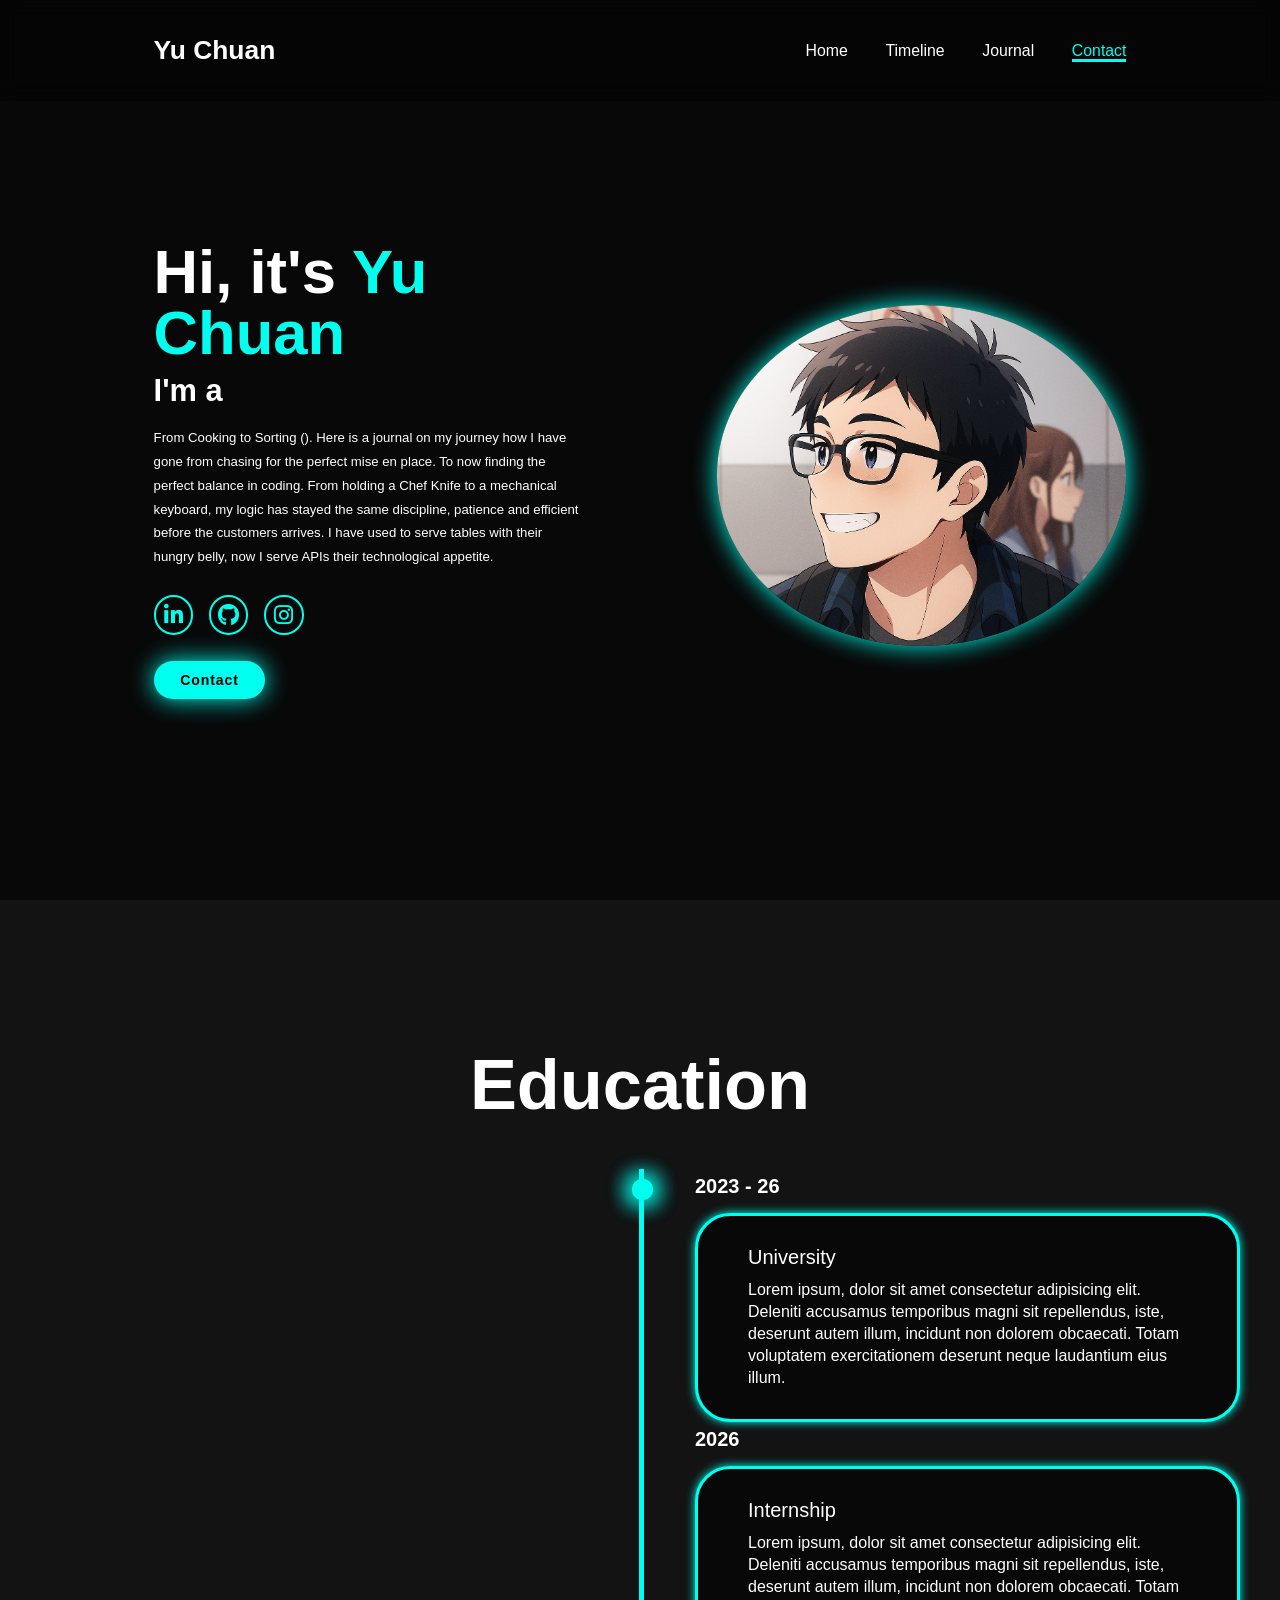
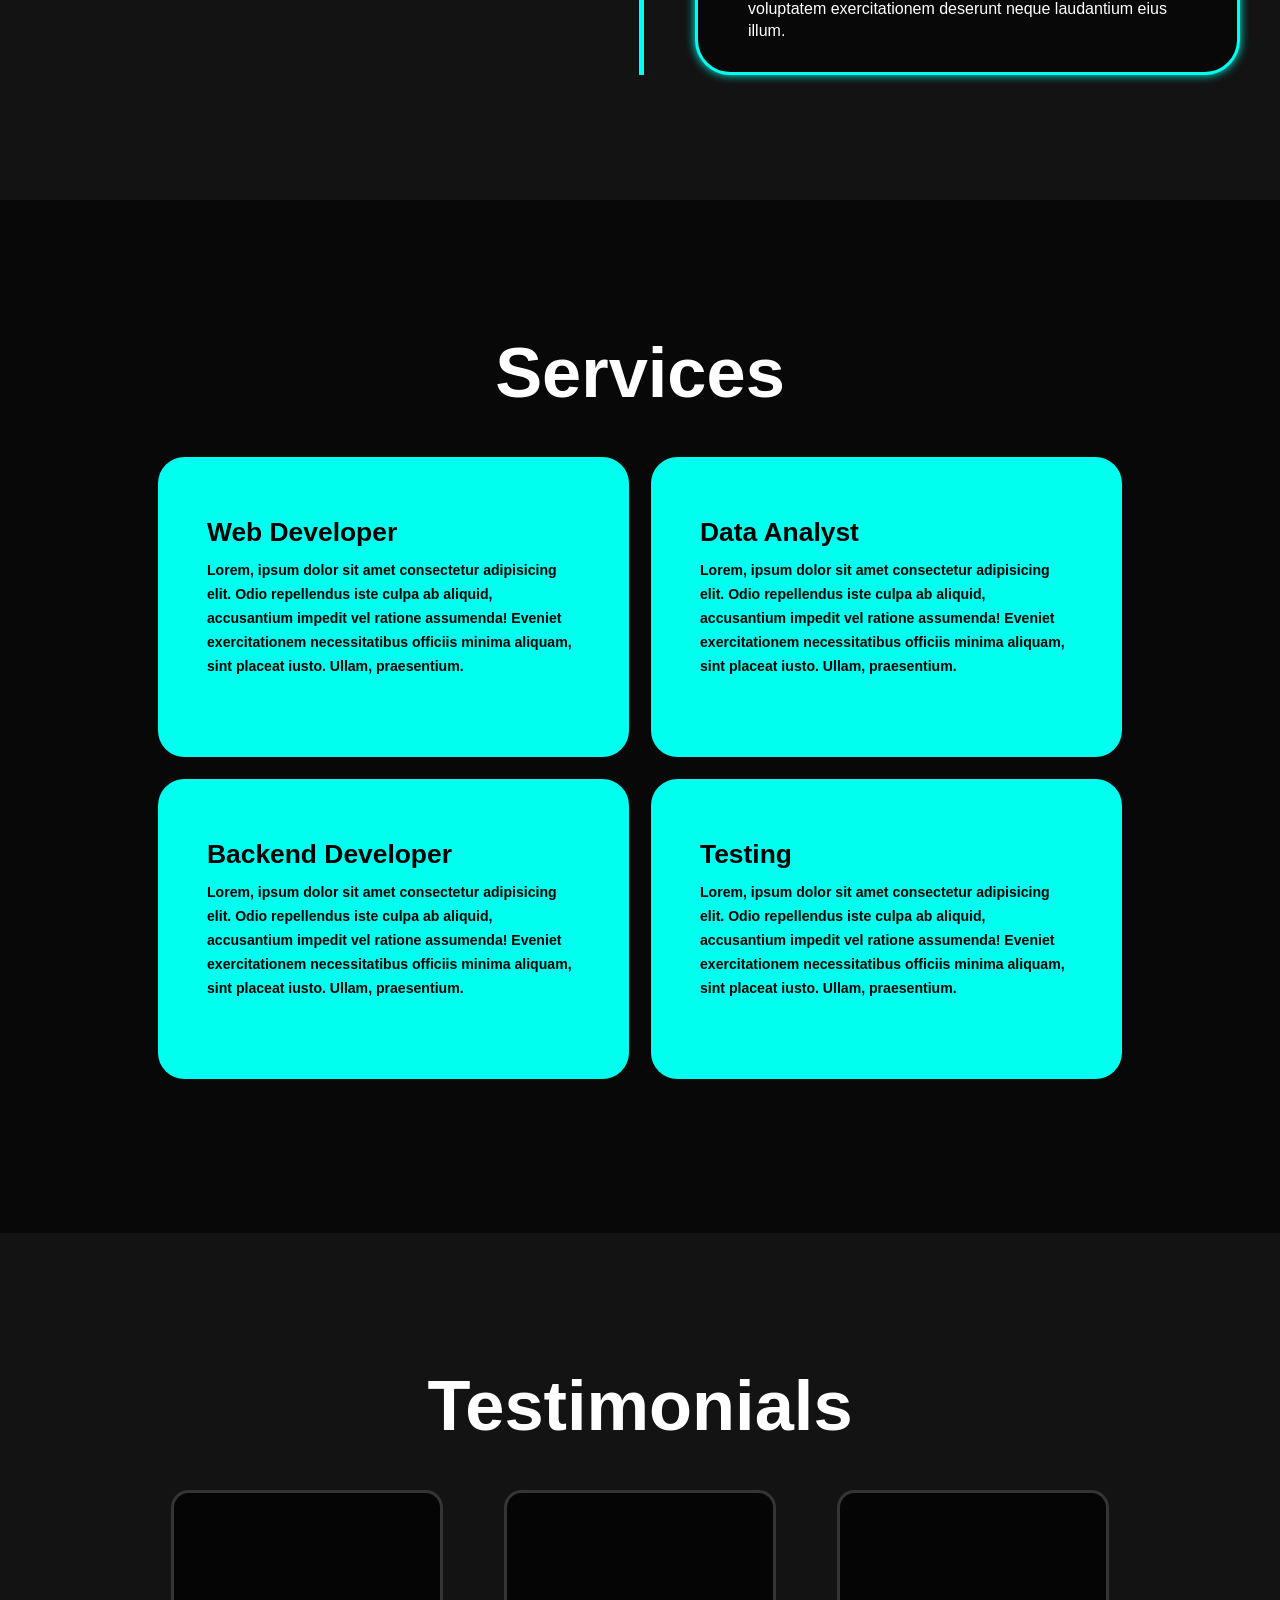
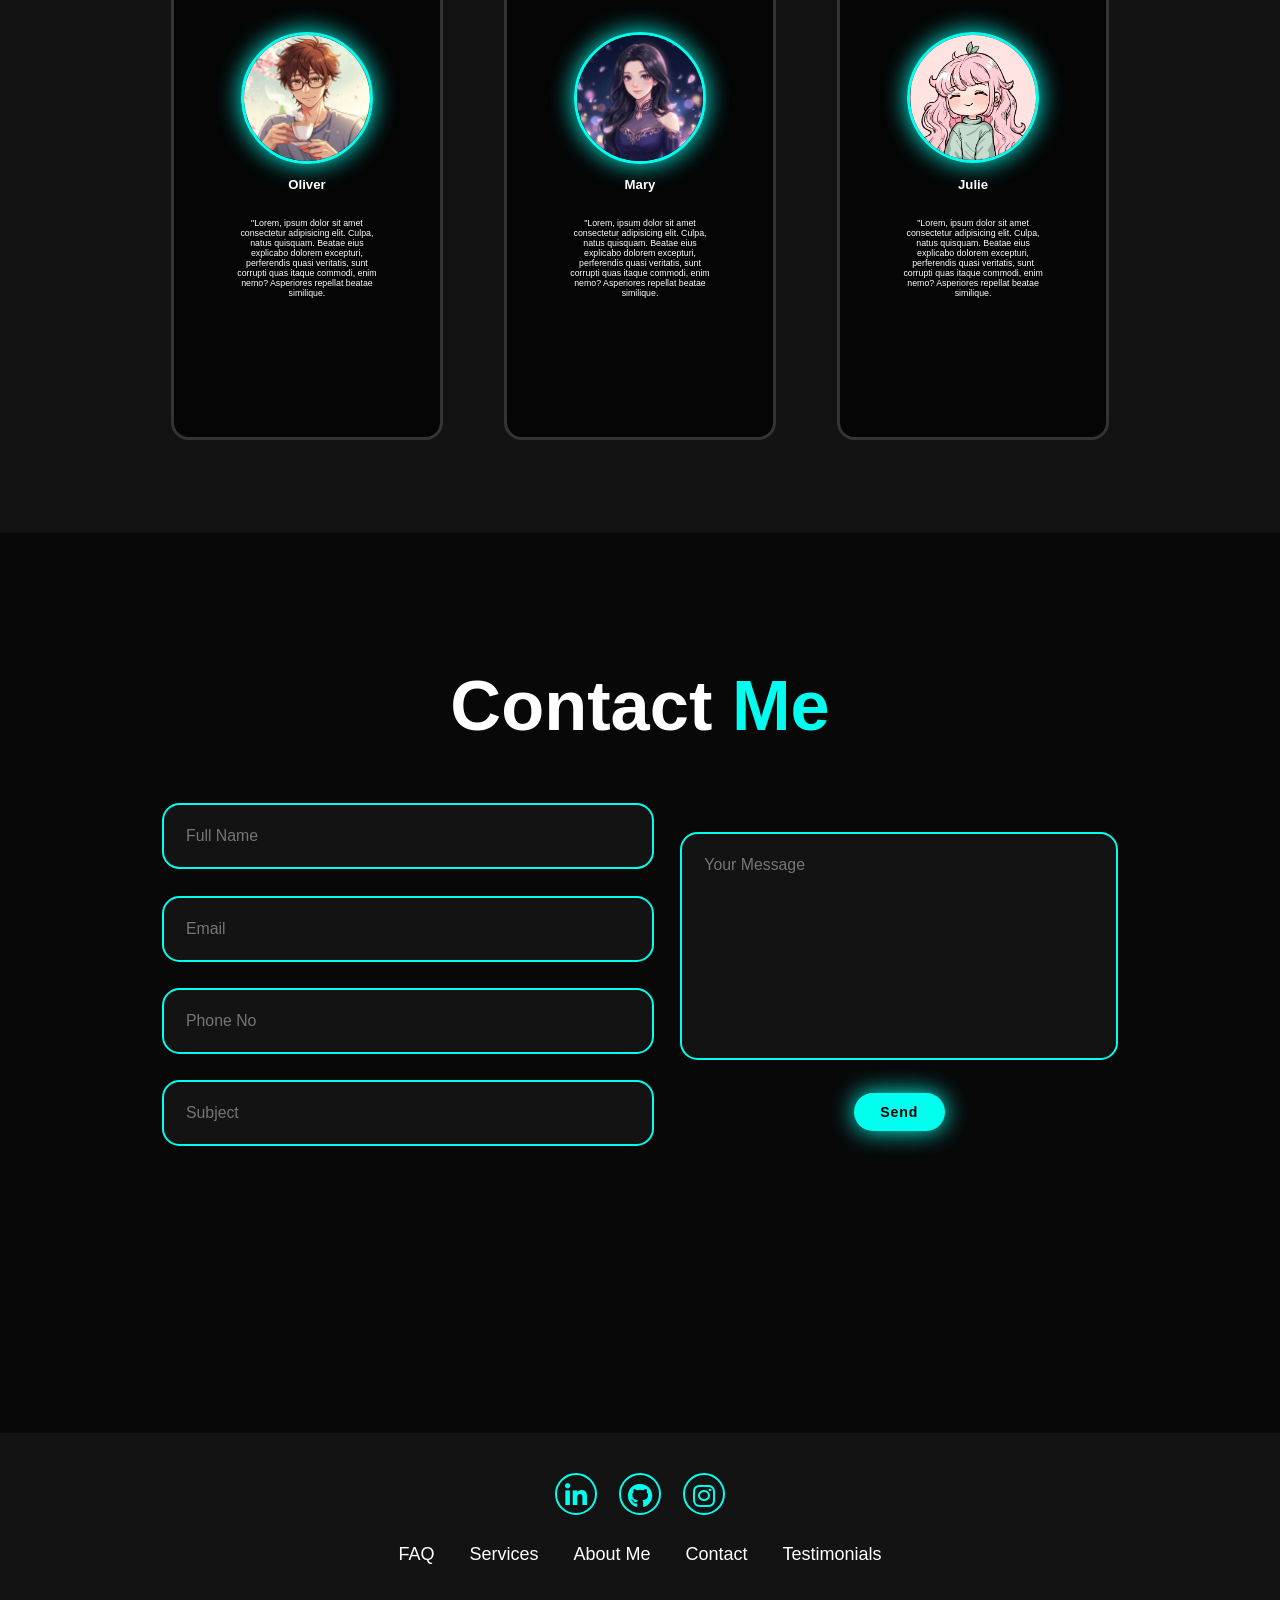
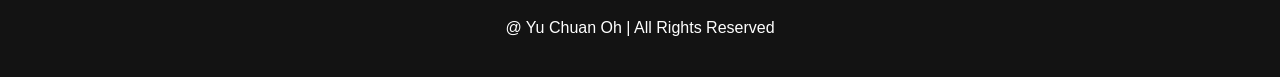
<file: index.html>
<!DOCTYPE html>
<html lang="en">
<head>
    <meta charset="UTF-8">
    <meta name="viewport" content="width=device-width, initial-scale=1.0">
    <title>Responsive Portfolio Website</title>
    <link rel="stylesheet" href="style.css">
    <link rel="stylesheet" href="https://cdnjs.cloudflare.com/ajax/libs/font-awesome/6.5.2/css/all.min.css">
</head>
<body>
    
    <header class="header">
        <a href="#home" class="logo">Yu Chuan<span></span></a>

        <i class="fa-solid fa-bars" id="menu-icon"></i>

        <nav class="navbar">
            <a href="index.html" class="active">Home</a>
            <a href="timeline.html">Timeline</a>
            <a href="journal.html">Journal</a>
            <a href="#contact">Contact</a>
        </nav>
    </header>

    <section class="home" id="home">
        <div class="home-content">
            <h1>Hi, it's <span>Yu Chuan</span></h1>        
            <h3 class="text-animation">I'm a <span></span></h3>
            <p>From Cooking to Sorting ().
                Here is a journal on my journey how I have gone from chasing for the perfect mise en place. To now finding
                the perfect balance in coding. From holding a Chef Knife to a mechanical keyboard, my logic has stayed the same
                discipline, patience and efficient before the customers arrives. I have used to serve tables with their hungry belly,
                now I serve APIs their technological appetite.</p>

            <div class="social-icons">
                <a href="https://www.linkedin.com/in/yu-chuan-oh-169a3419b/"target="_blank" rel="noopener noreferrer"><i class="fa-brands fa-linkedin-in"></i></a>
                <a href="https://github.com/yc82628"target="_blank" rel="noopener noreferrer"><i class="fa-brands fa-github"></i></a>
                <a href="https://www.instagram.com/yuchuan_82628/"target="_blank" rel="noopener noreferrer"><i class="fa-brands fa-instagram"></i></a>
            </div>

            <div class="btn-group">
                <a href="#contact" class="btn">Contact</a>
            </div>
        </div>

        <div class="home-img">
            <img src="Anime_Profile.jpeg" alt="Profile Picture">
        </div>
    </section>

    <section class="education" id="education">
        <h2 class="heading">Education</h2>

        <div class="timeline-items">

            <div class="timeline-item">
                <div class="timeline-dot"></div>
                <div class="timeline-date">2023 - 26</div>
                <div class="timeline-content">
                    <h3>University</h3>
                    <p>Lorem ipsum, dolor sit amet consectetur adipisicing elit. Deleniti accusamus temporibus magni sit repellendus, iste, deserunt autem illum, incidunt non dolorem obcaecati. Totam voluptatem exercitationem deserunt 
                    neque laudantium eius illum.</p>
                </div>
            </div>

            <div class="timeline-item">
                <div class="timeline-dot"></div>
                <div class="timeline-date">2026</div>
                <div class="timeline-content">
                    <h3>Internship</h3>
                    <p>Lorem ipsum, dolor sit amet consectetur adipisicing elit. 
                    Deleniti accusamus temporibus magni sit repellendus, iste, deserunt autem illum, 
                    incidunt non dolorem obcaecati. Totam voluptatem exercitationem deserunt 
                    neque laudantium eius illum.</p>
                </div>
            </div>

        </div>
    </section>

    <section class="services" id="services">
        <h2 class="heading">Services</h2>

        <div class="services-container">

            <div class="service-box">
                <div class="service-info">
                    <h4>Web Developer</h4>
                    <p>Lorem, ipsum dolor sit amet consectetur adipisicing elit. Odio repellendus iste culpa ab aliquid, 
                        accusantium impedit vel ratione assumenda! Eveniet exercitationem necessitatibus officiis minima aliquam, 
                        sint placeat iusto. Ullam, praesentium.</p> 
                </div>
            </div>

            <div class="service-box">
                <div class="service-info">
                    <h4>Data Analyst</h4>
                    <p>Lorem, ipsum dolor sit amet consectetur adipisicing elit. Odio repellendus iste culpa ab aliquid, 
                        accusantium impedit vel ratione assumenda! Eveniet exercitationem necessitatibus officiis minima aliquam, 
                        sint placeat iusto. Ullam, praesentium.</p> 
                </div>
            </div>

            <div class="service-box">
                <div class="service-info">
                    <h4>Backend Developer</h4>
                    <p>Lorem, ipsum dolor sit amet consectetur adipisicing elit. Odio repellendus iste culpa ab aliquid, 
                        accusantium impedit vel ratione assumenda! Eveniet exercitationem necessitatibus officiis minima aliquam, 
                        sint placeat iusto. Ullam, praesentium.</p> 
                </div>
            </div>

            <div class="service-box">
                <div class="service-info">
                    <h4>Testing</h4>
                    <p>Lorem, ipsum dolor sit amet consectetur adipisicing elit. Odio repellendus iste culpa ab aliquid, 
                        accusantium impedit vel ratione assumenda! Eveniet exercitationem necessitatibus officiis minima aliquam, 
                        sint placeat iusto. Ullam, praesentium.</p> 
                </div>
            </div>

        </div>
    </section>

    <section class="testimonials" id="testimonials">
        <div class="testimonials-box">
            <h2 class="heading">Testimonials</h2>

            <div class="wrapper">
                <div class="testimonial-item">
                    <img src="1.png" alt="">
                    <h2>Oliver</h2>
                    <div class="rating"></div>
                    <p>"Lorem, ipsum dolor sit amet consectetur adipisicing elit. Culpa, natus quisquam. Beatae eius explicabo dolorem excepturi, perferendis quasi veritatis, sunt corrupti quas itaque commodi, enim nemo? Asperiores repellat beatae similique.</p>
                </div>

                <div class="testimonial-item">
                    <img src="2.jpg" alt="">
                    <h2>Mary</h2>
                    <div class="rating"></div>
                    <p>"Lorem, ipsum dolor sit amet consectetur adipisicing elit. Culpa, natus quisquam. Beatae eius explicabo dolorem excepturi, perferendis quasi veritatis, sunt corrupti quas itaque commodi, enim nemo? Asperiores repellat beatae similique.</p>
                </div>

                <div class="testimonial-item">
                    <img src="3.png" alt="">
                    <h2>Julie</h2>
                    <div class="rating"></div>
                    <p>"Lorem, ipsum dolor sit amet consectetur adipisicing elit. Culpa, natus quisquam. Beatae eius explicabo dolorem excepturi, perferendis quasi veritatis, sunt corrupti quas itaque commodi, enim nemo? Asperiores repellat beatae similique.</p>
                </div>
            </div>
        </div>
    </section>

    <section class="contact" id="contact">
        <h2 class="heading">Contact <span>Me</span></h2>

        <form action="">
            <div class="input-group">
                <div class="input-box">
                    <input type="text" placeholder="Full Name">
                    <input type="email" placeholder="Email">
                </div>
                <div class="input-box">
                    <input type="number" placeholder="Phone No">
                    <input type="text" placeholder="Subject">
                </div>
            </div>

            <div class="input-group-2">
                <textarea name="" id="" cols="30" rows="10" placeholder="Your Message"></textarea>
                <input type="submit" value="Send" class="btn">
            </div>
        </form>
    </section>

    <footer class="footer">
        <div class="social">
            <a href="https://www.linkedin.com/in/yu-chuan-oh-169a3419b/" target="_blank" rel="noopener noreferrer"><i class="fa-brands fa-linkedin-in"></i></a>
                <a href="https://github.com/yc82628" target="_blank" rel="noopener noreferrer"><i class="fa-brands fa-github"></i></a>
                <a href="https://www.instagram.com/yuchuan_82628/" target="_blank" rel="noopener noreferrer"><i class="fa-brands fa-instagram"></i></a>
        </div>

        <ul class="list">
            <li>
                <a href="#">FAQ</a>
            </li>

            <li>
                <a href="#">Services</a>
            </li>

            <li>
                <a href="#">About Me</a>
            </li>

            <li>
                <a href="#">Contact</a>
            </li>

            <li>
                <a href="#">Testimonials</a>
            </li>
        </ul>
        <p class="copyright">
            @ Yu Chuan Oh | All Rights Reserved
        </p>
    </footer>  

    <script src="script.js"></script>
</body>
</html>
</file>
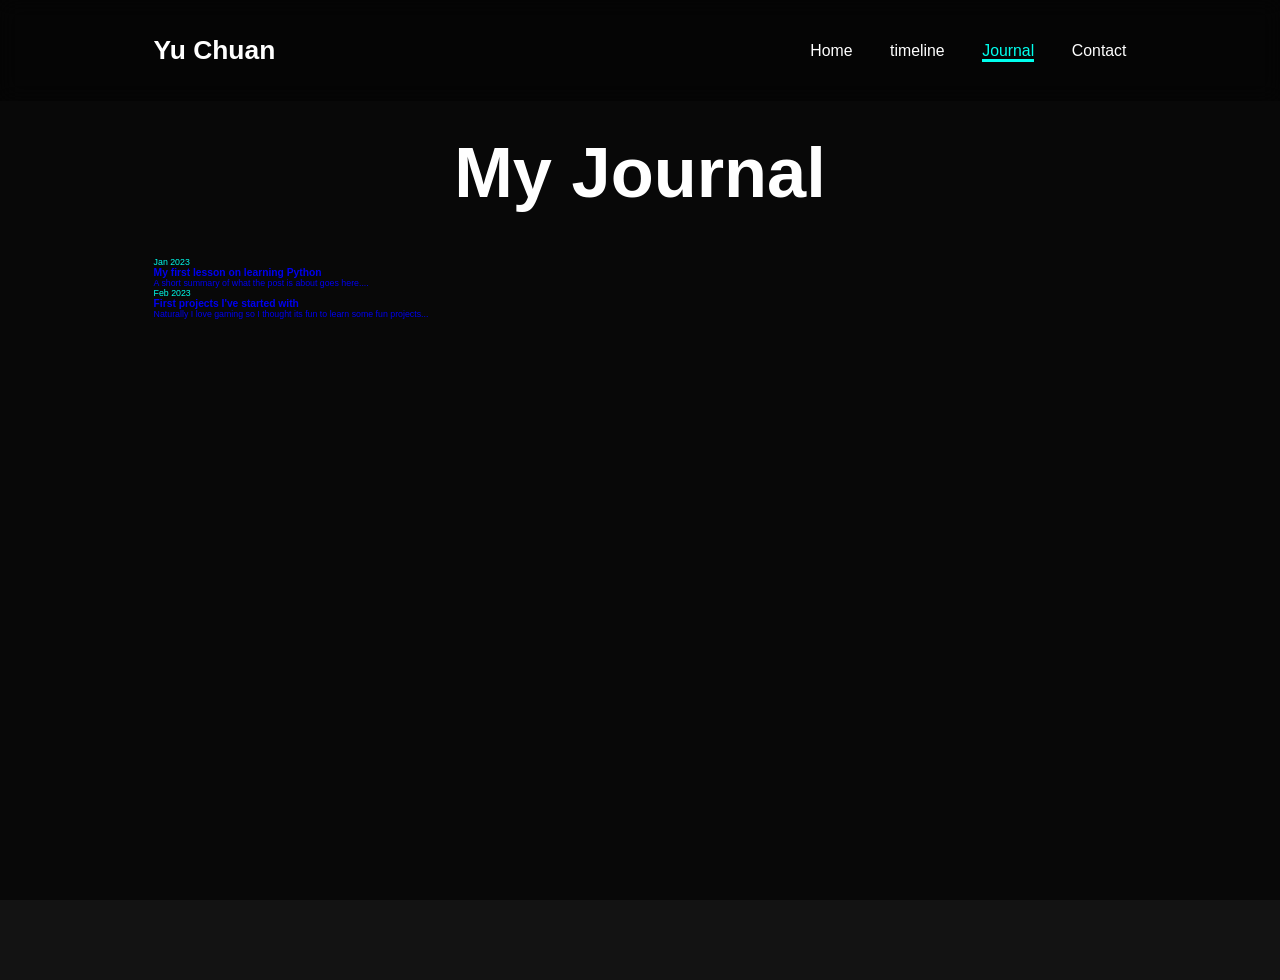
<file: journal.html>
<!DOCTYPE html>
<html lang="en">
<head>
    <meta charset="UTF-8">
    <meta name ="viewpoint" content="width=device-width, initial-scale=1.0">
    <title>Journal - Yu Chuan</title>
    <link rel="stylesheet" href="style.css">
    <link rel="stylesheet" href="https://cdnjs.cloudflare.com/ajax/libs/font-awesome/6.5.2/css/all.min.css">
</head>
<body>
    
    <header class="header">
        <a href="index.html" class="logo">Yu Chuan<span></span></a>
        <i class="fa-solid fa-bars" id="menu-icon"></i>
        <nav class="navbar">
            <a href="index.html">Home</a>
            <a href="timeline.html">timeline</a>
            <a href="journal.html" class="active">Journal</a>
            <a href="index.html#contact">Contact</a>
        </nav>
    </header>

    <section class="journal page">
        <h2 class="heading">My Journal</h2>

        <div class="journal-list">
            <a href="posts.post-1.html" class="journal-card">
                <span class="journal-date">Jan 2023</span>
                <h3>My first lesson on learning Python</h3>
                <p>A short summary of what the post is about goes here....</p>
            </a>

            <a href="posts/post-2.html" class="journal-card">
                <span class="journal-date">Feb 2023</span>
                <h3>First projects I've started with</h3>
                <p>Naturally I love gaming so I thought its fun to learn some fun projects...</p>
            </a>

        </div>
    </section>

    <footer class="footer">

    </footer>

    <script src="script.js"></script>
</body>
</html>
</file>
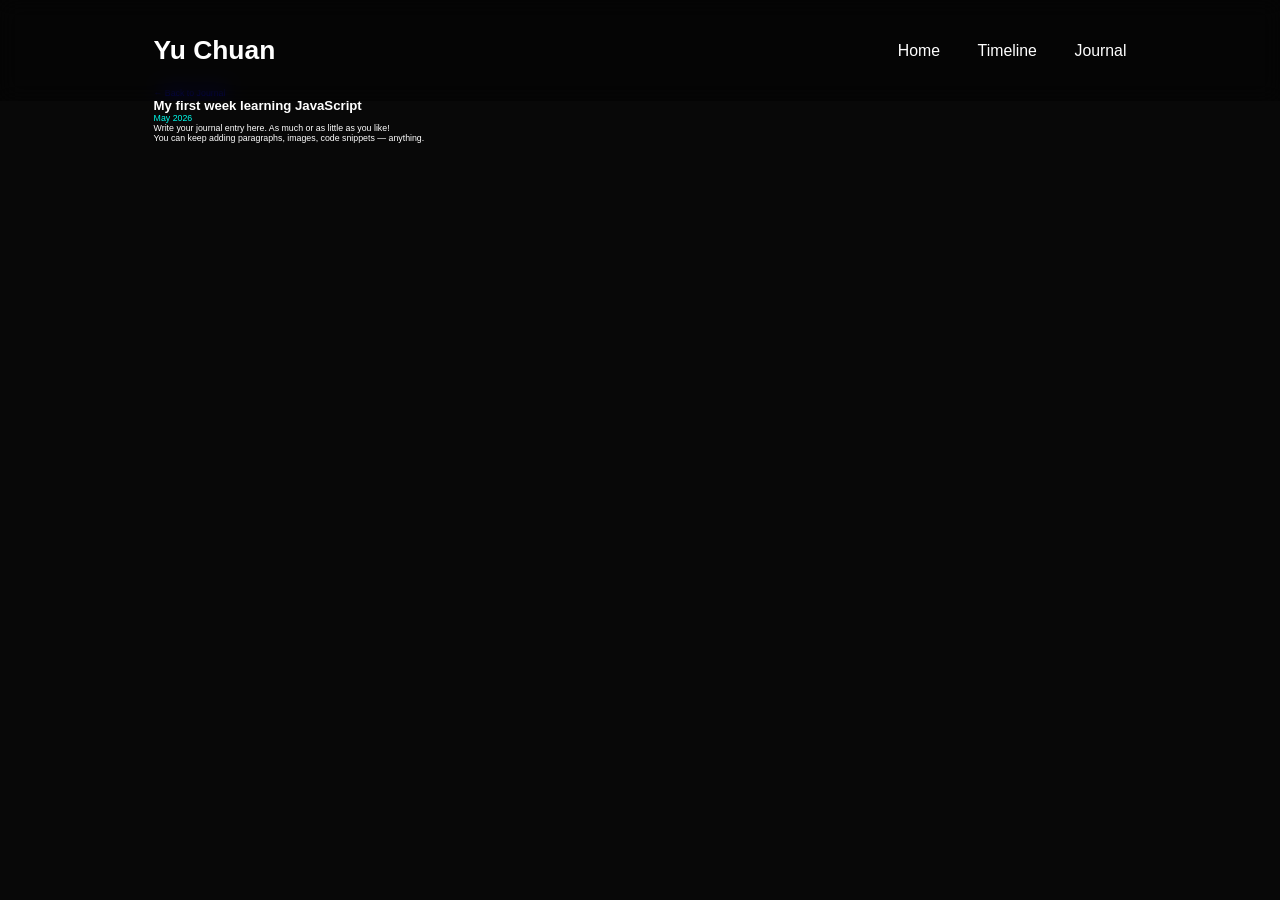
<file: post-1.html>
<!DOCTYPE html>
<html lang="en">
<head>
    <meta charset="UTF-8">
    <meta name="viewport" content="width=device-width, initial-scale=1.0">
    <title>My first week learning JavaScript — Yu Chuan</title>
    <link rel="stylesheet" href="../style.css">  <!-- note the ../ to go up one folder -->
    <link rel="stylesheet" href="https://cdnjs.cloudflare.com/ajax/libs/font-awesome/6.5.2/css/all.min.css">
</head>
<body>

    <header class="header">
        <a href="../index.html" class="logo">Yu Chuan<span></span></a>
        <nav class="navbar">
            <a href="../index.html">Home</a>
            <a href="../timeline.html">Timeline</a>
            <a href="../journal.html">Journal</a>
        </nav>
    </header>

    <section class="post-page">
        <a href="../journal.html" class="back-link">← Back to Journal</a>

        <h1>My first week learning JavaScript</h1>
        <span class="journal-date">May 2026</span>

        <p>Write your journal entry here. As much or as little as you like!</p>
        <p>You can keep adding paragraphs, images, code snippets — anything.</p>
    </section>

    <script src="../script.js"></script>
</body>
</html>
</file>
<file: style.css>
* {
    margin: 0;
    padding: 0;
    box-sizing: border-box;
    text-decoration: none;
    border: none;
    outline: none;
    scroll-behavior: smooth;
    font-family: "Poppins", sans-serif;
}
:root {
    --bg-color: #080808;
    --second-bg-color: #131313;
    --text-color: white; 
    --main-color: #00ffee;
}

html{
    font-size: 60%;
    overflow-x: hidden;
}
body{
    background: var(--bg-color);
    color: var(--text-color);
}
.header{
    position: fixed;
    top: 0;
    left: 0;
    width: 100%;
    padding: 4rem 12% 4rem;
    background: rgba(0,0,0,0.3);
    backdrop-filter: blur(10px);
    display: flex;
    justify-content: space-between;
    align-items: center;
    z-index: 5;
}
.logo{
    font-size: 3rem;
    color: var(--text-color);
    font-weight: 800;
    cursor: pointer;
    transition: 0.3s ease;
}
.logo:hover{
    transform:scale(1.1);
}
.logo span{
    text-shadow: 0 0 25px var(--main-color);
}
.navbar a{
    font-size: 1.8rem;
    color: var(--text-color);
    margin-left: 4rem;
    font-weight: 500;
    transition: 0.3s ease;
    border-bottom: 3px solid transparent;
}
.navbar a:hover,
.navbar a.active{
    color: var(--main-color);
    border-bottom: 3px solid var(--main-color);
}
#menu-icon{
    font-size: 3.6rem;
    color: var(--main-color);
    display: none;
}

section{
    min-height: 100vh;
    padding: 10rem 12% 10rem;
}
.home{
    display: flex;
    align-items: center;
    justify-content: center;
    gap: 15rem;
}
.home-content{
    display: flex;
    flex-direction: column;
    align-items: baseline;
    text-align: left;
    justify-content: center;
    margin-top: 3rem;
}
span{
    color:var(--main-color);
}
.logo span{
    color:var(--main-color);
}
.home-content h3{
    margin-bottom: 2rem;
    margin-top: 1rem;
    font-size: 3.5rem;
}
.home-content h1{
    font-size: 7rem;
    font-weight: 700;
    margin-top: 1.5rem;
    line-height: 1;
}
.home-img{
    border-radius: 50%;
}
.home-img img{
    position: relative;
    top: 3rem;
    width: 32vw;
    border-radius: 50%;
    box-shadow: 0 0 25px var(--main-color);
    cursor: pointer;
    transition: 0.4s ease-in-out;
}
.home-img img:hover{
    box-shadow: 0 0 25px var(--main-color),
                0 0 50px var(--main-color),
                0 0 100px var(--main-color);
}
.home-content p{
    font-size: 1.5rem;
    font-weight: 500;
    line-height: 1.8;
    max-width: 1000px;
}
.social-icons a{
    display: inline-flex;
    justify-content: center;
    align-items: center;
    width: 4.5rem;
    height: 4.5rem;
    background: transparent;
    border: 2px solid var(--main-color);
    font-size: 2.5rem;
    border-radius: 50%;
    color: var(--main-color);
    margin: 3rem 1.5rem 3rem 0;
    transition: 0.3s ease-in-out;
}
.social-icons a:hover{
    color: var(--text-color);
    transform: scale(1.3)translateY(-5px);
    box-shadow: 0 0 25px var(--main-color);
    background-color: var(--main-color);
}
.btn{
    display: inline-block;
    padding: 1rem 2.8rem;
    background: var(--main-color);
    box-shadow: 0 0 25px var(--main-color);
    border-radius: 4rem;
    font-size: 1.6rem;
    color: black;
    border: 2px solid transparent;
    letter-spacing: 0.1rem;
    font-weight: 600;
    transition: 0.3s ease-in-out;
    cursor: pointer;
}
.btn:hover{
    transform: scale(1.05);
    box-shadow: 0 0 50px var(--main-color);
}
.btn-group{
    display: flex;
    align-items: center;
    gap: 1.5rem;
}
.btn-group a:nth-of-type(2){
    background-color: black;
    color: var(--main-color);
    border: 2px solid var(--main-color);
    box-shadow: 0 0 25px transparent;
}
.btn-group a:nth-of-type(2):hover{
    box-shadow: 0 0 25px var(--main-color);
    background-color: var(--main-color);
    color: black;
}
.text-animation{
    font-size: 34px;
    font-weight: 600;
    min-width: 280px;
}
.text-animation span{
    position: relative;
}
.text-animation span::before{
    content: "Software Tester";
    color: var(--main-color);
    animation: words 20s infinite;
}
.text-animation span::after{
    content: "";
    background-color: var(--bg-color);
    position: absolute;
    width: calc(100% + 8px);
    height: 100%;
    border-left: 3px solid var(--bg-color);
    right: -8px;
    animation: cursor 0.6s infinite, typing 20s steps(14) infinite;
}
@keyframes cursor{
    to{
        border-left: 2px solid var(--main-color);
    }
}
@keyframes words{
    0%,
    20%{
        content: "Data Analyst";
    }
    21%,
    40%{
        content: "Web Developer";
    }
    41%,
    60%{
        content: "Backend Developer";
    }
    61%,
    80%{ 
        content: "Game Developer";
    }
    81%,
    100%{
        content: "Software Tester";
    }
}
@keyframes typing{
    10%,
    15%,
    30%,
    35%,
    50%,
    55%,
    70%,
    75%,
    90%,
    95%{
        width: 0;
    }
    5%,
    20%,
    25%,
    40%,
    45%,
    60%,
    65%,
    80%,
    85%{
        width: calc(100% + 8px);
    }
}
.heading{
    font-size: 8rem;
    text-align: center;
    margin: 5rem 0;
}
.education{
    padding: 100px 15px;
    background: var(--second-bg-color);
}
.education h2{
    margin-bottom: 5rem;
}
.timeline-items{
    max-width: 1200px;
    margin: auto;
    display: flex;
    flex-wrap: wrap;
    position: relative;
}
.timeline-items::before{
    content: "";
    position: absolute;
    width: 5px;
    height: 100%;
    background-color: var(--main-color);
    left: calc(50% - 1px);
}
.timeline-items{
    margin-bottom: 40px;
    width: 100%;
    position: relative;
}
.timeline-items:last-child{
    margin-bottom: 0;
}
.timeline-items:nth-child(odd){
    padding-right: calc(50% + 30px);
    text-align: right;
}
.timeline-items:nth-child(even){
    padding-left: calc(50% + 30px);
}
.timeline-dot{
    height: 21px;
    width: 21px;
    background-color: var(--main-color);
    box-shadow: 0 0 25px var(--main-color),
                0 0 25px var(--main-color);
    position: absolute;
    left: calc(50% - 8px);
    border-radius: 50%;
    top: 10px;
}
.timeline-date{
    font-size: 20px;
    font-weight: 800;
    color: white;
    margin: 6px 0 15px;
}
.timeline-content{
    background-color: var(--bg-color);
    border: 3px solid var(--main-color);
    padding: 30px 50px;
    border-radius: 4rem;
    box-shadow: 0 0 10px var(--main-color);
    cursor: pointer;
    transition: 0.3s ease-in-out;
}
.timeline-content:hover{
    transform: scale(1.05);
    box-shadow: 0 0 25px var(--main-color);
}
.timeline-content h3{
    font-size: 20px;
    color: white;
    margin: 0 0 10px;
    font-weight: 500;
}
.timeline-content p{
    color: white;
    font-size: 16px;
    font-weight: 300;
    line-height: 22px;
}

::-webkit-scrollbar{
    width: 15px;
}
::-webkit-scrollbar-thumb{
    background-color: var(--main-color);
}
::-webkit-scrollbar-track{
    background-color: var(--bg-color);
    width: 50px;
}
.services{
    background: var(--bg-color);
    color: black;
}
.services h2{
    margin-bottom: 5rem;
    color: white;
}
.services-container{
    display: grid;
    grid-template-columns: repeat(2,1fr);
    align-items: center;
    gap: 2.5rem;
}
.service-box{
    background-color: var(--main-color);
    height: 300px;
    border-radius: 3rem;
    border: 5px solid transparent;
    cursor: pointer;
    transition: 0.4s ease-in-out;
}
.service-box:hover{
    background: white;
    color: black;
    border: 5px solid var(--main-color);
    transform: scale(1.03);
}
.service-box .service-info{
    display: flex;
    flex-direction: column;
    text-align: left;
    max-height: 200px;
    justify-content: left;
    align-items: baseline;
    padding: 5rem 5rem;
}
.service-info h4{
    font-size: 3rem;
    font-weight: 800;
    line-height: 2;
}
.service-info p{
    font-size: 1.6rem;
    font-weight: 800;
    max-height: 100px;
    line-height: 1.7;
    margin: auto;
}
.testimonials{
    background: var(--second-bg-color);
}
.testimonials-box{
    background-size: cover;
    display: flex;
    align-items: center;
    justify-content: center;
    flex-direction: column;
}
.testimonials .heading{
    margin-bottom: 5rem;
}
.testimonials-box img{
    width: 15rem;
    border-radius: 50%;
    border: 3px solid var(--main-color);
    box-shadow: 0 0 25px var(--main-color);
}
.wrapper{
    display: grid;
    grid-template-columns: repeat(3, 1fr);
    gap: 3rem;
}
.testimonial-item{
    min-height: 550px;
    max-width: 450px;
    background: rgba(0,0,0,0.7);
    border: 3px solid rgba(238, 238, 238, 0.2);
    border-radius: 2rem;
    margin: 0 2rem;
    padding: 30px 60px;
    cursor: pointer;
    display: flex;
    flex-direction: column;
    align-items: center;
    justify-content: center;
    text-align: center;
    gap: 1.5rem;
    color: white;
    transition: 0.4s ease-in-out;
}
.testimonials-item:hover{
    border: 3px solid var(--main-color);
    transform: translateY(-10px)scale(1.03);
    box-shadow: 0 0 50px var(--main-color);
}
.testimonials-item h2{
    font-size: 2.8rem;
}
.testimonials-item p{
    font-size: 1.3rem;
}
.contact{
    background-color: var(--bg-color);
}
.contact h2{
    margin-bottom: 3rem;
    color: white;
}
.contact form{
    display: flex;
    align-items: center;
    justify-content: center;
    gap: 3rem;
    margin: 5rem auto;
    text-align: center;
}
.contact form .input-box{
    display: flex;
    justify-content: center;
    flex-wrap: wrap;
}
.contact form .input-box input,
.contact form textarea{
    width: 100%;
    padding: 2.5rem;
    font-size: 1.8rem;
    color: var(--text-color);
    background: var(--second-bg-color);
    border-radius: 2rem;
    border: 2px solid var(--main-color);
    margin: 1.5rem 0;
    resize: none;
}
.contact form .btn{
    margin-top: 2rem;
}
.footer{
    position: relative;
    bottom: 0;
    width: 100%;
    padding: 40px 0;
    background-color: var(--second-bg-color);
}
.footer .social{
    text-align: center;
    padding-bottom: 25px;
    color: var(--main-color);
}
.footer .social a{
    font-size: 25px;
    color: var(--main-color);
    border: 2px solid var(--main-color);
    width: 42px;
    height: 42px;
    line-height: 42px;
    display:  inline-block;
    text-align: center;
    border-radius: 50%;
    margin: 0 10px;
    transition: 0.3s ease-in-out;
}
.footer .social a:hover{
    transform: scale(1.2)translateY(-10px);
    background-color: var(--main-color);
    color: black;
    box-shadow: 0 0 25px var(--main-color);
}
.footer ul{
    margin-top: 0;
    padding: 0;
    font-size: 18px;
    line-height: 1.6;
    margin-bottom: 0;
    text-align: center;
}
.footer ul li a{
    color: white;
    border-bottom: 3px solid transparent;
    transition: 0.3s ease-in-out;
}
.footer ul li a:hover{
    border-bottom: 3px solid var(--main-color);
}
.footer ul li{
    display: inline-block;
    padding: 0 15px;
}
.footer .copyright{
    margin-top: 50px;
    text-align: center;
    font-size: 16px;
    color: white;
}

@media(max-width:1285px){
    html{
        font-size: 55%;
    }
    .services-container{
        padding-bottom: 7rem;
        grid-template-columns: repeat(2, 1fr);
        margin: 0.5rem;
    }
}
@media(max-width:991px){
    header{
        padding: 2rem 3%;
    }
    section{
        padding: 10rem 3% 2rem;
    }
    .timeline-items::before{
        left: 7px;
    }
    .timeline-items:nth-child(odd){
        padding-right: 0; 
        text-align: left;
    }
    .timeline-items:nth-child(odd),
    .timeline-items:nth-child(even){
        padding-left: 37px;
    }
    .timeline-dot{
        left: 0;
    }
    .services{
        padding-bottom: 7rem;
    }
    .testimonials .wrapper{
        grid-template-columns: repeat(1, 1fr);
    }
    .contact form{
        flex-direction: column;
    }
    .footer{
        padding: 2rem 3%;
    }
}
@media(max-width:895px){
    #menu-icon{
        display: block;
    }
    .navbar{
        position: absolute;
        top: 100%;
        right: 0;
        width: 50%;
        padding: 1rem 3%;
        background: rgba(0,0,0,0.8);
        backdrop-filter: blur(20px);
        border-bottom-left-radius: 2rem;
        border-left: 2px solid var(--main-color);
        border-bottom: 2px solid var(--main-color);
        display: none;
    }
    .navbar.active{
        display: block;
    }
    .navbar a{
        display: block;
        font-size: 2rem;
        margin: 3rem 0 ;
        color: white;
    }
    .home{
        flex-direction: column-reverse;
        margin: 5rem 4rem;
    }
    .home-content h3{
        font-size: 2.6rem;
    }
    .home-content h1{
        font-size: 8rem;
        margin-top: 3rem;
    }
    .home-content p{
        max-width: 600px;
        margin: 0 auto;
    }
    .home-img img{
        width: 56vw;
    }
    .services h2{
        margin-bottom: 3rem;
    }
    .services-container{
        grid-template-columns: repeat(1,1fr);
    }
}
</file>
